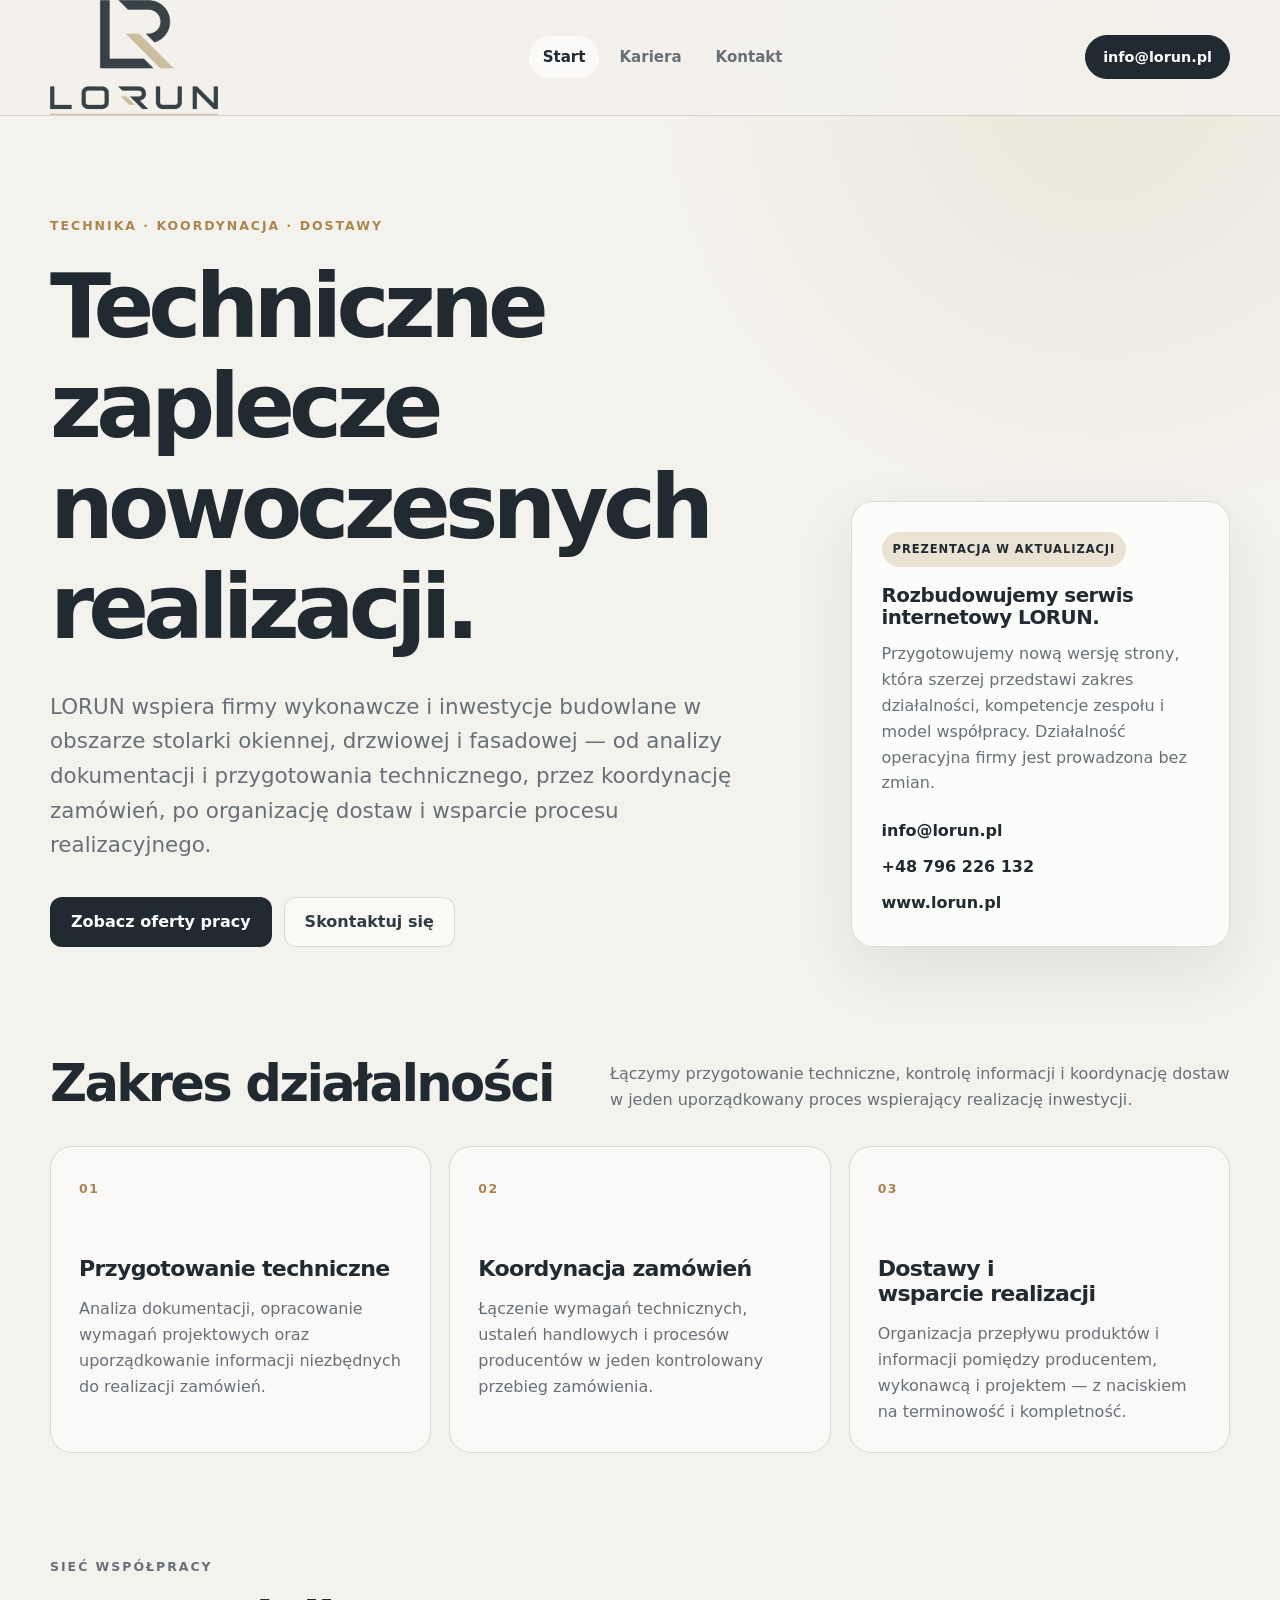
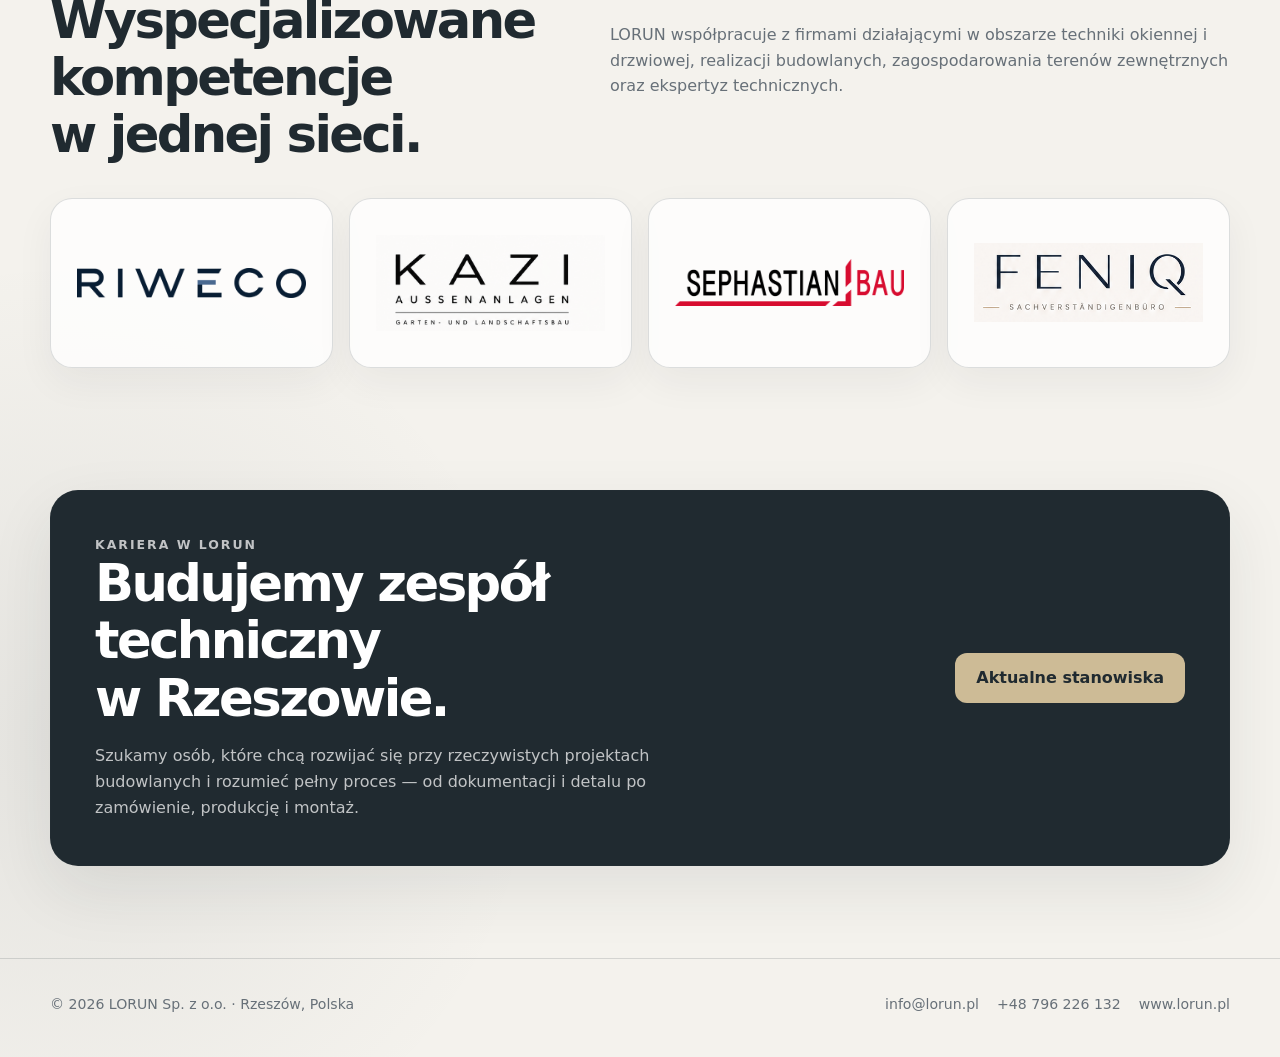
<file: index.html>
<!doctype html>
<html lang="pl">
<head>
  <meta charset="utf-8">
  <meta name="viewport" content="width=device-width, initial-scale=1">
  <title>LORUN — przygotowanie techniczne, koordynacja i dostawy</title>
  <meta name="description" content="LORUN wspiera realizacje budowlane w obszarze stolarki okiennej, drzwiowej i fasadowej.">
  <meta name="theme-color" content="#303b42">
  <link rel="icon" type="image/png" href="assets/favicon.png">
  <link rel="stylesheet" href="assets/style.css">
</head>
<body>
<a class="skip-link" href="#main">Przejdź do treści</a>
<header class="site-header">
  <div class="container header-inner">
    <a href="/" aria-label="LORUN — strona główna">
      <img class="site-logo" src="assets/logo-lorun.png" alt="LORUN" width="1000" height="684">
    </a>
    <nav class="main-nav" aria-label="Nawigacja główna">
      <a href="/" aria-current="page">Start</a>
      <a href="kariera/">Kariera</a>
      <a href="mailto:info@lorun.pl">Kontakt</a>
    </nav>
    <a class="header-contact" href="mailto:info@lorun.pl">info@lorun.pl</a>
  </div>
</header>
<main id="main">

<section class="hero">
  <div class="container hero-grid">
    <div>
      <p class="eyebrow">Technika · Koordynacja · Dostawy</p>
      <h1>Techniczne zaplecze nowoczesnych realizacji.</h1>
      <p class="hero-copy">LORUN wspiera firmy wykonawcze i inwestycje budowlane w obszarze stolarki okiennej, drzwiowej i fasadowej — od analizy dokumentacji i przygotowania technicznego, przez koordynację zamówień, po organizację dostaw i wsparcie procesu realizacyjnego.</p>
      <div class="hero-actions">
        <a class="btn btn-primary" href="kariera/">Zobacz oferty pracy</a>
        <a class="btn btn-secondary" href="mailto:info@lorun.pl">Skontaktuj się</a>
      </div>
    </div>
    <aside class="notice-panel">
      <span class="notice-label">Prezentacja w aktualizacji</span>
      <h2>Rozbudowujemy serwis internetowy LORUN.</h2>
      <p>Przygotowujemy nową wersję strony, która szerzej przedstawi zakres działalności, kompetencje zespołu i model współpracy. Działalność operacyjna firmy jest prowadzona bez zmian.</p>
      <div class="contact-list">
        <a href="mailto:info@lorun.pl">info@lorun.pl</a>
        <a href="tel:+48796226132">+48 796 226 132</a>
        <a href="https://www.lorun.pl/">www.lorun.pl</a>
      </div>
    </aside>
  </div>
</section>

<section class="section">
  <div class="container">
    <div class="section-header">
      <h2>Zakres działalności</h2>
      <p>Łączymy przygotowanie techniczne, kontrolę informacji i koordynację dostaw w jeden uporządkowany proces wspierający realizację inwestycji.</p>
    </div>
    <div class="cards-3">
      <article class="service-card">
        <span class="service-index">01</span>
        <h3>Przygotowanie techniczne</h3>
        <p>Analiza dokumentacji, opracowanie wymagań projektowych oraz uporządkowanie informacji niezbędnych do realizacji zamówień.</p>
      </article>
      <article class="service-card">
        <span class="service-index">02</span>
        <h3>Koordynacja zamówień</h3>
        <p>Łączenie wymagań technicznych, ustaleń handlowych i procesów producentów w jeden kontrolowany przebieg zamówienia.</p>
      </article>
      <article class="service-card">
        <span class="service-index">03</span>
        <h3>Dostawy i wsparcie realizacji</h3>
        <p>Organizacja przepływu produktów i informacji pomiędzy producentem, wykonawcą i projektem — z naciskiem na terminowość i kompletność.</p>
      </article>
    </div>
  </div>
</section>

<section class="section partners-section" aria-labelledby="partners-title">
  <div class="container">
    <div class="section-header partners-header">
      <div>
        <p class="eyebrow">Sieć współpracy</p>
        <h2 id="partners-title">Wyspecjalizowane kompetencje w jednej sieci.</h2>
      </div>
      <p>LORUN współpracuje z firmami działającymi w obszarze techniki okiennej i drzwiowej, realizacji budowlanych, zagospodarowania terenów zewnętrznych oraz ekspertyz technicznych.</p>
    </div>

    <div class="partners-grid" aria-label="Firmy partnerskie LORUN">
      <div class="partner-card">
        <img class="partner-logo partner-logo-riweco" src="assets/partners/riweco.png" alt="RIWECO GmbH" width="1100" height="145" loading="lazy" decoding="async">
      </div>
      <div class="partner-card">
        <img class="partner-logo partner-logo-kazi" src="assets/partners/kazi-aussenanlagen.png" alt="KAZI Aussenanlagen" width="620" height="260" loading="lazy" decoding="async">
      </div>
      <div class="partner-card">
        <img class="partner-logo partner-logo-sebau" src="assets/partners/sephastian-bau.png" alt="Sephastian-Bau" width="1100" height="223" loading="lazy" decoding="async">
      </div>
      <div class="partner-card">
        <img class="partner-logo partner-logo-feniq" src="assets/partners/feniq.png" alt="FENIQ Sachverständigenbüro" width="423" height="145" loading="lazy" decoding="async">
      </div>
    </div>
  </div>
</section>

<section class="section">
  <div class="container career-teaser">
    <div>
      <p class="eyebrow">Kariera w LORUN</p>
      <h2>Budujemy zespół techniczny w Rzeszowie.</h2>
      <p>Szukamy osób, które chcą rozwijać się przy rzeczywistych projektach budowlanych i rozumieć pełny proces — od dokumentacji i detalu po zamówienie, produkcję i montaż.</p>
    </div>
    <a class="btn" href="kariera/">Aktualne stanowiska</a>
  </div>
</section>

</main>
<footer class="site-footer">
  <div class="container footer-inner">
    <div>© 2026 LORUN Sp. z o.o. · Rzeszów, Polska</div>
    <div class="footer-links">
      <a href="mailto:info@lorun.pl">info@lorun.pl</a>
      <a href="tel:+48796226132">+48 796 226 132</a>
      <a href="https://www.lorun.pl/">www.lorun.pl</a>
    </div>
  </div>
</footer>
<!-- Cloudflare Web Analytics --><script type='module' src='https://static.cloudflareinsights.com/beacon.min.js' data-cf-beacon='{"token": "ae90b8def98d4bb9a8c5c125991c2f4f"}'></script><!-- End Cloudflare Web Analytics -->
</body>
</html>
</file>
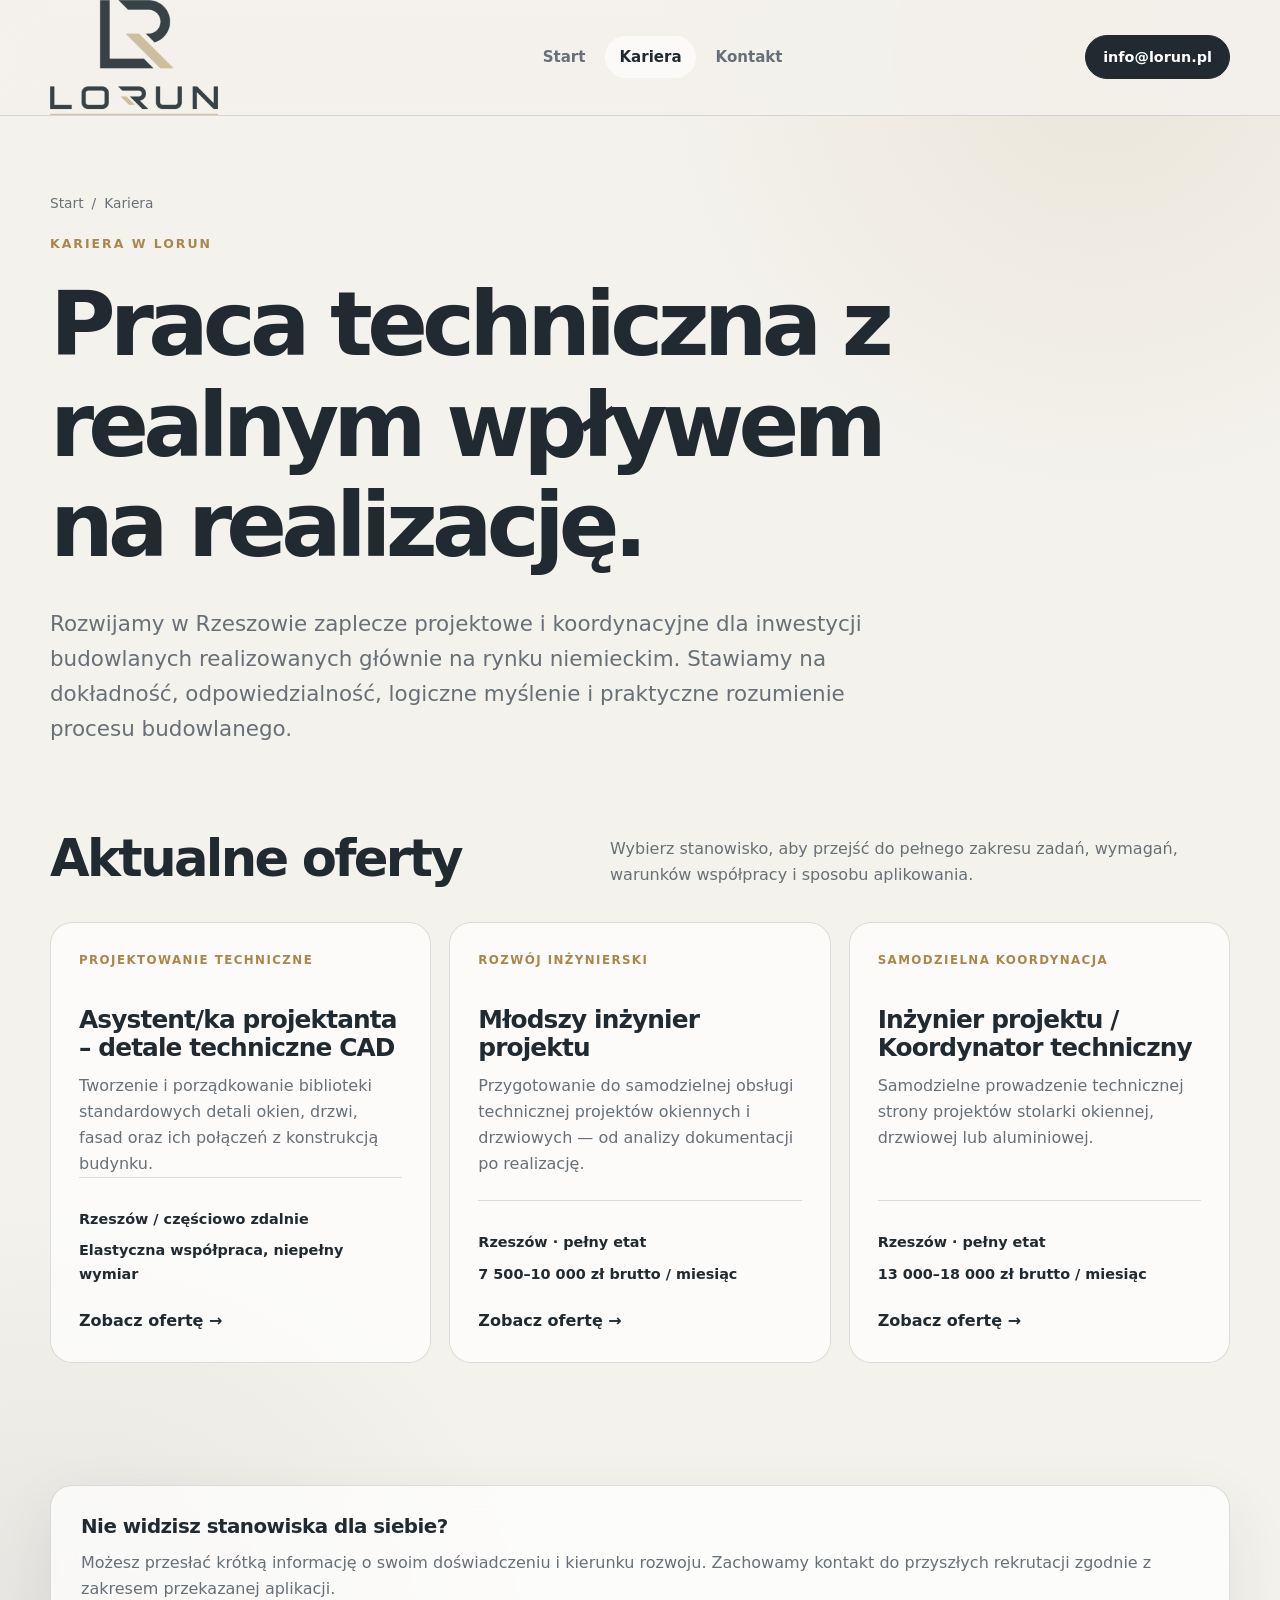
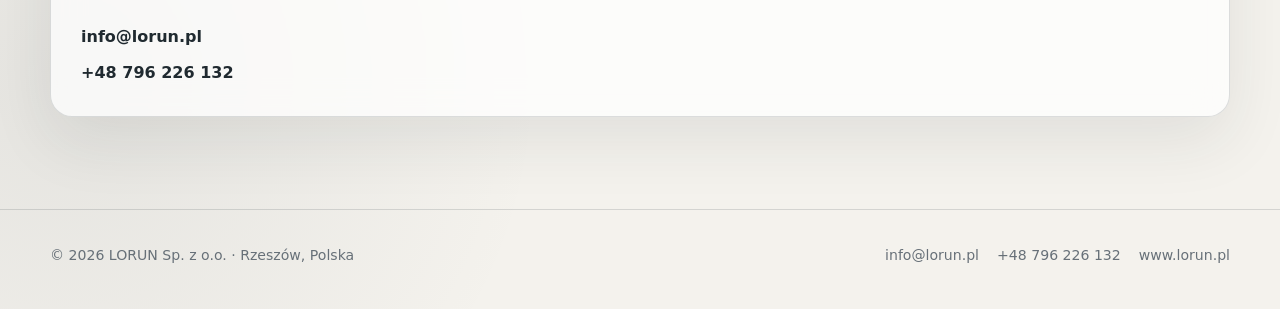
<file: kariera/index.html>
<!doctype html>
<html lang="pl">
<head>
  <meta charset="utf-8">
  <meta name="viewport" content="width=device-width, initial-scale=1">
  <title>Kariera w LORUN — aktualne oferty pracy</title>
  <meta name="description" content="Aktualne oferty pracy w technicznym biurze LORUN w Rzeszowie.">
  <meta name="theme-color" content="#303b42">
  <link rel="icon" type="image/png" href="../assets/favicon.png">
  <link rel="stylesheet" href="../assets/style.css">
</head>
<body>
<a class="skip-link" href="#main">Przejdź do treści</a>
<header class="site-header">
  <div class="container header-inner">
    <img class="site-logo" src="../assets/logo-lorun.png" alt="LORUN" width="1000" height="684">
    <nav class="main-nav" aria-label="Nawigacja główna">
      <a href="../">Start</a>
      <a href="../kariera/" aria-current="page">Kariera</a>
      <a href="mailto:info@lorun.pl">Kontakt</a>
    </nav>
    <a class="header-contact" href="mailto:info@lorun.pl">info@lorun.pl</a>
  </div>
</header>
<main id="main">

<section class="page-hero">
  <div class="container">
    <div class="breadcrumbs"><a href="../">Start</a><span>/</span><span>Kariera</span></div>
    <p class="eyebrow">Kariera w LORUN</p>
    <h1>Praca techniczna z realnym wpływem na realizację.</h1>
    <p class="hero-copy">Rozwijamy w Rzeszowie zaplecze projektowe i koordynacyjne dla inwestycji budowlanych realizowanych głównie na rynku niemieckim. Stawiamy na dokładność, odpowiedzialność, logiczne myślenie i praktyczne rozumienie procesu budowlanego.</p>
  </div>
</section>

<section class="section">
  <div class="container">
    <div class="section-header">
      <h2>Aktualne oferty</h2>
      <p>Wybierz stanowisko, aby przejść do pełnego zakresu zadań, wymagań, warunków współpracy i sposobu aplikowania.</p>
    </div>
    <div class="jobs-grid">
      <a class="job-card" href="asystent-projektanta-cad/">
        <span class="job-card-kicker">Projektowanie techniczne</span>
        <h2>Asystent/ka projektanta – detale techniczne CAD</h2>
        <p>Tworzenie i porządkowanie biblioteki standardowych detali okien, drzwi, fasad oraz ich połączeń z konstrukcją budynku.</p>
        <div class="job-card-meta">
          <span>Rzeszów / częściowo zdalnie</span>
          <span>Elastyczna współpraca, niepełny wymiar</span>
        </div>
        <span class="job-card-link">Zobacz ofertę →</span>
      </a>

      <a class="job-card" href="mlodszy-inzynier-projektu/">
        <span class="job-card-kicker">Rozwój inżynierski</span>
        <h2>Młodszy inżynier projektu</h2>
        <p>Przygotowanie do samodzielnej obsługi technicznej projektów okiennych i drzwiowych — od analizy dokumentacji po realizację.</p>
        <div class="job-card-meta">
          <span>Rzeszów · pełny etat</span>
          <span>7 500–10 000 zł brutto / miesiąc</span>
        </div>
        <span class="job-card-link">Zobacz ofertę →</span>
      </a>

      <a class="job-card" href="inzynier-projektu/">
        <span class="job-card-kicker">Samodzielna koordynacja</span>
        <h2>Inżynier projektu / Koordynator techniczny</h2>
        <p>Samodzielne prowadzenie technicznej strony projektów stolarki okiennej, drzwiowej lub aluminiowej.</p>
        <div class="job-card-meta">
          <span>Rzeszów · pełny etat</span>
          <span>13 000–18 000 zł brutto / miesiąc</span>
        </div>
        <span class="job-card-link">Zobacz ofertę →</span>
      </a>
    </div>
  </div>
</section>

<section class="section">
  <div class="container contact-panel">
    <h2>Nie widzisz stanowiska dla siebie?</h2>
    <p>Możesz przesłać krótką informację o swoim doświadczeniu i kierunku rozwoju. Zachowamy kontakt do przyszłych rekrutacji zgodnie z zakresem przekazanej aplikacji.</p>
    <div class="contact-list">
      <a href="mailto:info@lorun.pl?subject=Kariera%20w%20LORUN%20-%20aplikacja%20spontaniczna">info@lorun.pl</a>
      <a href="tel:+48796226132">+48 796 226 132</a>
    </div>
  </div>
</section>

</main>
<footer class="site-footer">
  <div class="container footer-inner">
    <div>© 2026 LORUN Sp. z o.o. · Rzeszów, Polska</div>
    <div class="footer-links">
      <a href="mailto:info@lorun.pl">info@lorun.pl</a>
      <a href="tel:+48796226132">+48 796 226 132</a>
      <a href="https://www.lorun.pl/">www.lorun.pl</a>
    </div>
  </div>
</footer>
<!-- Cloudflare Web Analytics --><script type='module' src='https://static.cloudflareinsights.com/beacon.min.js' data-cf-beacon='{"token": "ae90b8def98d4bb9a8c5c125991c2f4f"}'></script><!-- End Cloudflare Web Analytics -->
</body>
</html>
</file>
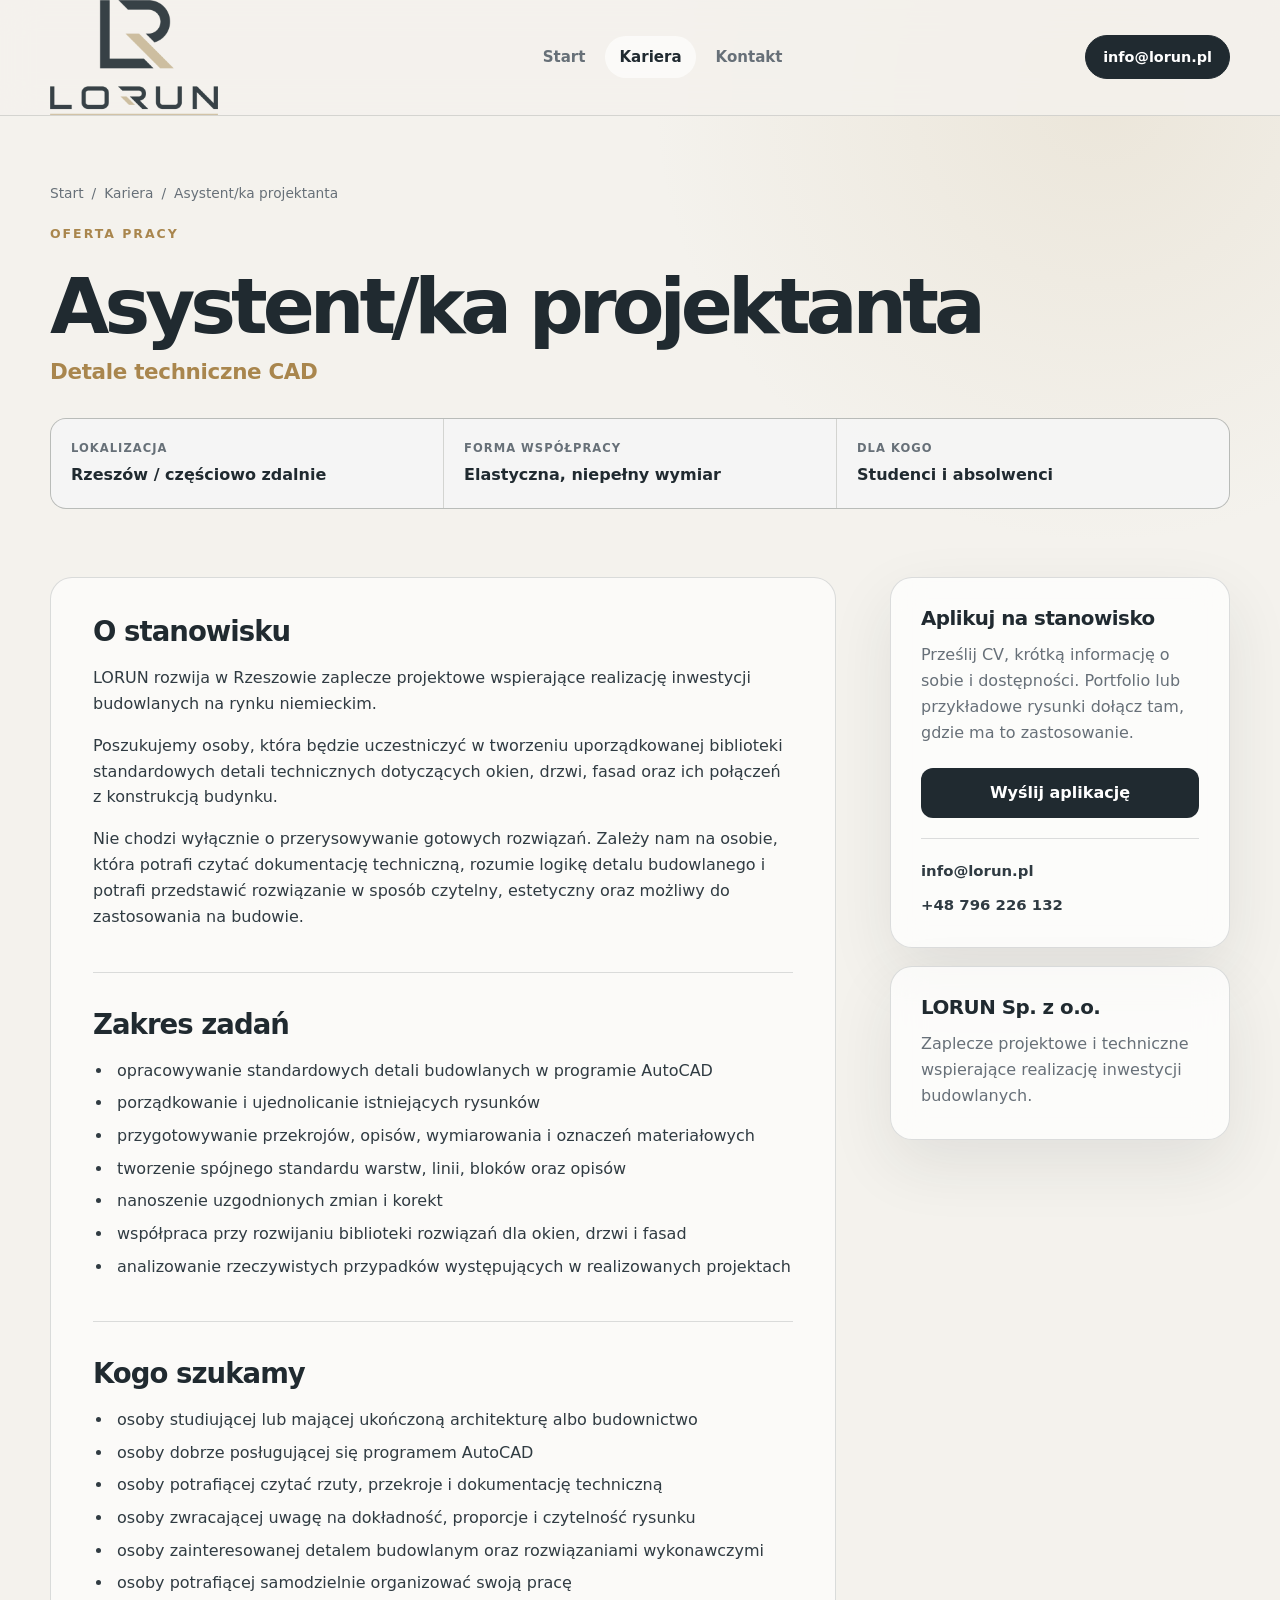
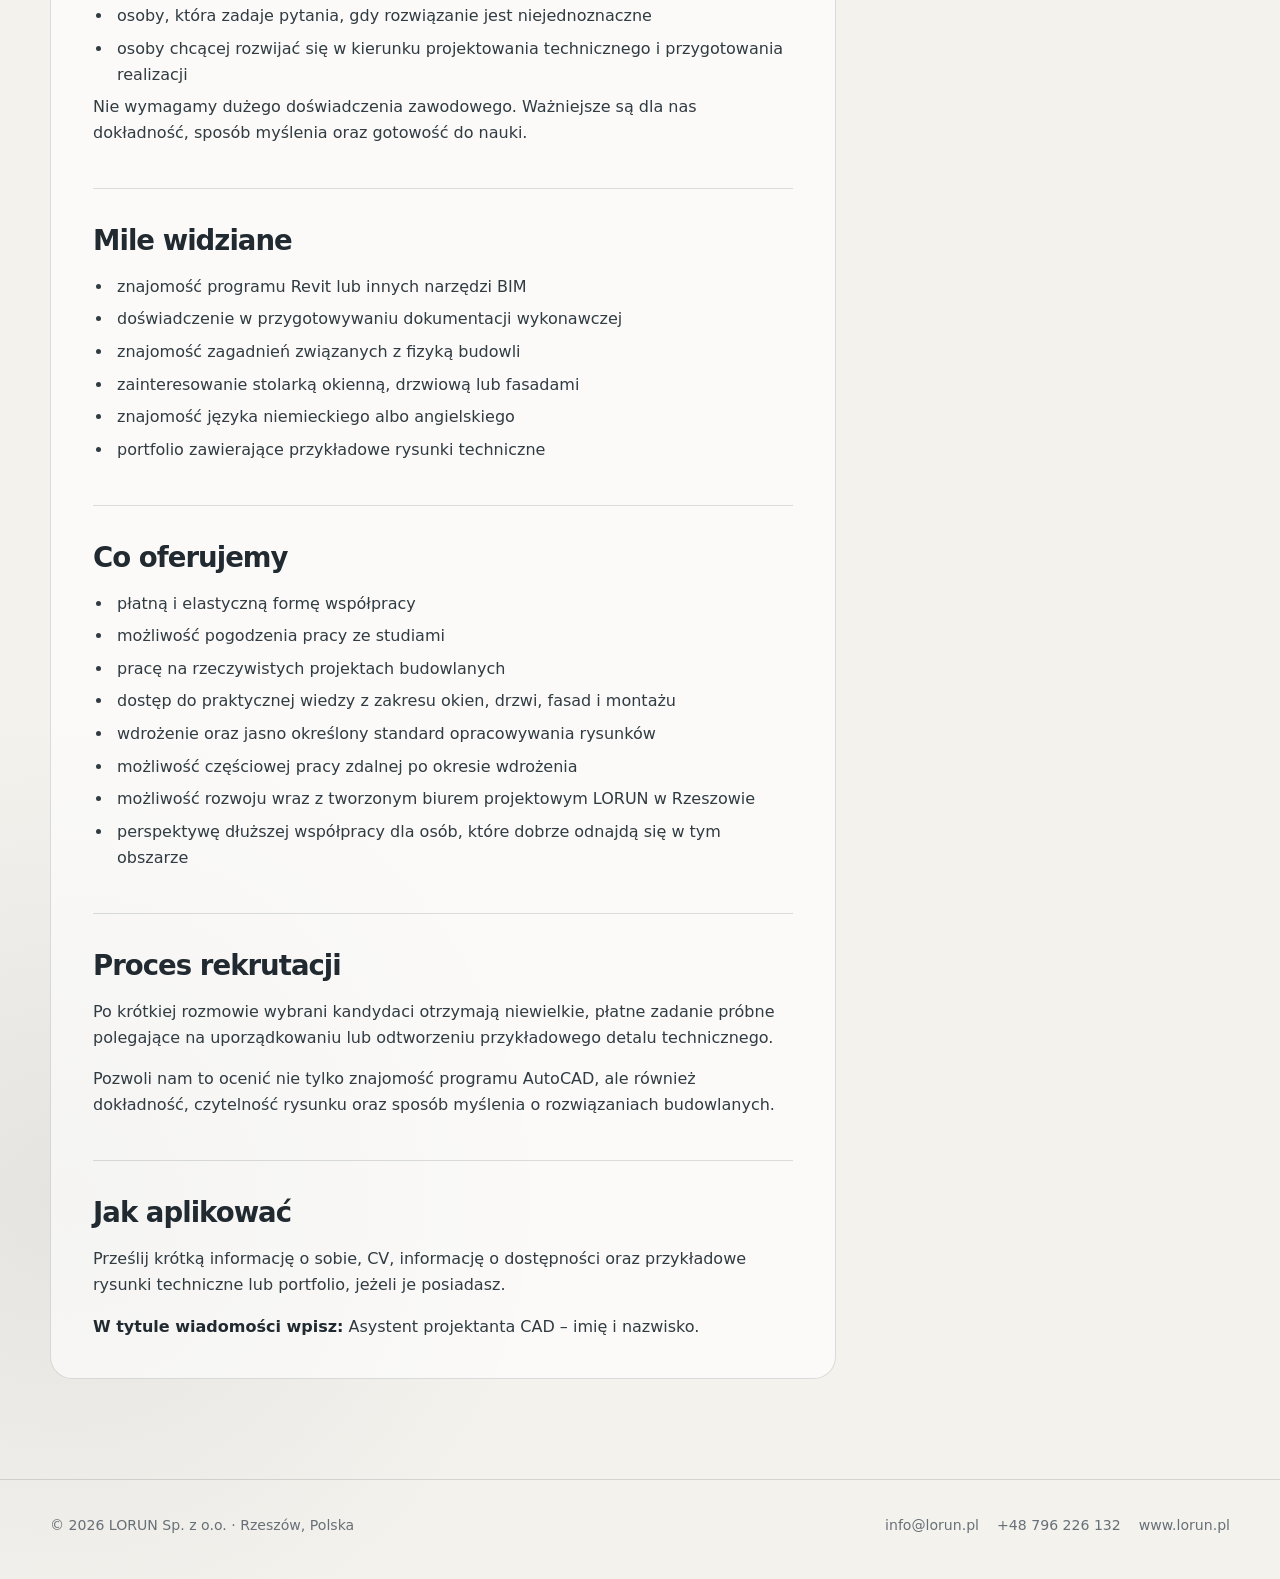
<file: kariera/asystent-projektanta-cad/index.html>
<!doctype html>
<html lang="pl">
<head>
  <meta charset="utf-8">
  <meta name="viewport" content="width=device-width, initial-scale=1">
  <title>Asystent/ka projektanta — detale techniczne CAD | LORUN</title>
  <meta name="description" content="Oferta pracy dla studentów i absolwentów architektury lub budownictwa: detale techniczne CAD w LORUN.">
  <meta name="theme-color" content="#303b42">
  <link rel="icon" type="image/png" href="../../assets/favicon.png">
  <link rel="stylesheet" href="../../assets/style.css">
</head>
<body>
<a class="skip-link" href="#main">Przejdź do treści</a>
<header class="site-header">
  <div class="container header-inner">
    <img class="site-logo" src="../../assets/logo-lorun.png" alt="LORUN" width="1000" height="684">
    <nav class="main-nav" aria-label="Nawigacja główna">
      <a href="../../">Start</a>
      <a href="../../kariera/" aria-current="page">Kariera</a>
      <a href="mailto:info@lorun.pl">Kontakt</a>
    </nav>
    <a class="header-contact" href="mailto:info@lorun.pl">info@lorun.pl</a>
  </div>
</header>
<main id="main">

<section class="job-header">
  <div class="container">
    <div class="breadcrumbs"><a href="../../">Start</a><span>/</span><a href="../">Kariera</a><span>/</span><span>Asystent/ka projektanta</span></div>
    <p class="eyebrow">Oferta pracy</p>
    <h1>Asystent/ka projektanta<span class="job-subtitle">Detale techniczne CAD</span></h1>
    <div class="job-meta"><div class="job-meta-item"><span class="job-meta-label">Lokalizacja</span><span class="job-meta-value">Rzeszów / częściowo zdalnie</span></div><div class="job-meta-item"><span class="job-meta-label">Forma współpracy</span><span class="job-meta-value">Elastyczna, niepełny wymiar</span></div><div class="job-meta-item"><span class="job-meta-label">Dla kogo</span><span class="job-meta-value">Studenci i absolwenci</span></div></div>
  </div>
</section>
<section>
  <div class="container job-layout">
    <article class="job-content">
      <section class="job-section"><h2>O stanowisku</h2>
<p>LORUN rozwija w Rzeszowie zaplecze projektowe wspierające realizację inwestycji budowlanych na rynku niemieckim.</p>
<p>Poszukujemy osoby, która będzie uczestniczyć w tworzeniu uporządkowanej biblioteki standardowych detali technicznych dotyczących okien, drzwi, fasad oraz ich połączeń z konstrukcją budynku.</p>
<p>Nie chodzi wyłącznie o przerysowywanie gotowych rozwiązań. Zależy nam na osobie, która potrafi czytać dokumentację techniczną, rozumie logikę detalu budowlanego i potrafi przedstawić rozwiązanie w sposób czytelny, estetyczny oraz możliwy do zastosowania na budowie.</p>
</section>
      <section class="job-section"><h2>Zakres zadań</h2><ul><li>opracowywanie standardowych detali budowlanych w programie AutoCAD</li><li>porządkowanie i ujednolicanie istniejących rysunków</li><li>przygotowywanie przekrojów, opisów, wymiarowania i oznaczeń materiałowych</li><li>tworzenie spójnego standardu warstw, linii, bloków oraz opisów</li><li>nanoszenie uzgodnionych zmian i korekt</li><li>współpraca przy rozwijaniu biblioteki rozwiązań dla okien, drzwi i fasad</li><li>analizowanie rzeczywistych przypadków występujących w realizowanych projektach</li></ul></section><section class="job-section"><h2>Kogo szukamy</h2><ul><li>osoby studiującej lub mającej ukończoną architekturę albo budownictwo</li><li>osoby dobrze posługującej się programem AutoCAD</li><li>osoby potrafiącej czytać rzuty, przekroje i dokumentację techniczną</li><li>osoby zwracającej uwagę na dokładność, proporcje i czytelność rysunku</li><li>osoby zainteresowanej detalem budowlanym oraz rozwiązaniami wykonawczymi</li><li>osoby potrafiącej samodzielnie organizować swoją pracę</li><li>osoby, która zadaje pytania, gdy rozwiązanie jest niejednoznaczne</li><li>osoby chcącej rozwijać się w kierunku projektowania technicznego i przygotowania realizacji</li></ul><p>Nie wymagamy dużego doświadczenia zawodowego. Ważniejsze są dla nas dokładność, sposób myślenia oraz gotowość do nauki.</p></section><section class="job-section"><h2>Mile widziane</h2><ul><li>znajomość programu Revit lub innych narzędzi BIM</li><li>doświadczenie w przygotowywaniu dokumentacji wykonawczej</li><li>znajomość zagadnień związanych z fizyką budowli</li><li>zainteresowanie stolarką okienną, drzwiową lub fasadami</li><li>znajomość języka niemieckiego albo angielskiego</li><li>portfolio zawierające przykładowe rysunki techniczne</li></ul></section><section class="job-section"><h2>Co oferujemy</h2><ul><li>płatną i elastyczną formę współpracy</li><li>możliwość pogodzenia pracy ze studiami</li><li>pracę na rzeczywistych projektach budowlanych</li><li>dostęp do praktycznej wiedzy z zakresu okien, drzwi, fasad i montażu</li><li>wdrożenie oraz jasno określony standard opracowywania rysunków</li><li>możliwość częściowej pracy zdalnej po okresie wdrożenia</li><li>możliwość rozwoju wraz z tworzonym biurem projektowym LORUN w Rzeszowie</li><li>perspektywę dłuższej współpracy dla osób, które dobrze odnajdą się w tym obszarze</li></ul></section><section class="job-section"><h2>Proces rekrutacji</h2><p>Po krótkiej rozmowie wybrani kandydaci otrzymają niewielkie, płatne zadanie próbne polegające na uporządkowaniu lub odtworzeniu przykładowego detalu technicznego.</p><p>Pozwoli nam to ocenić nie tylko znajomość programu AutoCAD, ale również dokładność, czytelność rysunku oraz sposób myślenia o rozwiązaniach budowlanych.</p></section><section class="job-section"><h2>Jak aplikować</h2><p>Prześlij krótką informację o sobie, CV, informację o dostępności oraz przykładowe rysunki techniczne lub portfolio, jeżeli je posiadasz.</p><p><strong>W tytule wiadomości wpisz:</strong> Asystent projektanta CAD – imię i nazwisko.</p></section>
    </article>
    <aside class="job-sidebar">
      <div class="job-apply-card">
        <h2>Aplikuj na stanowisko</h2>
        <p>Prześlij CV, krótką informację o sobie i dostępności. Portfolio lub przykładowe rysunki dołącz tam, gdzie ma to zastosowanie.</p>
        <a class="btn btn-primary" href="mailto:info@lorun.pl?subject=Asystent%20projektanta%20CAD%20-%20aplikacja">Wyślij aplikację</a>
        <div class="apply-details">
          <a href="mailto:info@lorun.pl">info@lorun.pl</a>
          <a href="tel:+48796226132">+48 796 226 132</a>
        </div>
      </div>
      <div class="contact-panel">
        <h2>LORUN Sp. z o.o.</h2>
        <p>Zaplecze projektowe i techniczne wspierające realizację inwestycji budowlanych.</p>
      </div>
    </aside>
  </div>
</section>

</main>
<footer class="site-footer">
  <div class="container footer-inner">
    <div>© 2026 LORUN Sp. z o.o. · Rzeszów, Polska</div>
    <div class="footer-links">
      <a href="mailto:info@lorun.pl">info@lorun.pl</a>
      <a href="tel:+48796226132">+48 796 226 132</a>
      <a href="https://www.lorun.pl/">www.lorun.pl</a>
    </div>
  </div>
</footer>
<!-- Cloudflare Web Analytics --><script type='module' src='https://static.cloudflareinsights.com/beacon.min.js' data-cf-beacon='{"token": "ae90b8def98d4bb9a8c5c125991c2f4f"}'></script><!-- End Cloudflare Web Analytics -->
</body>
</html>
</file>
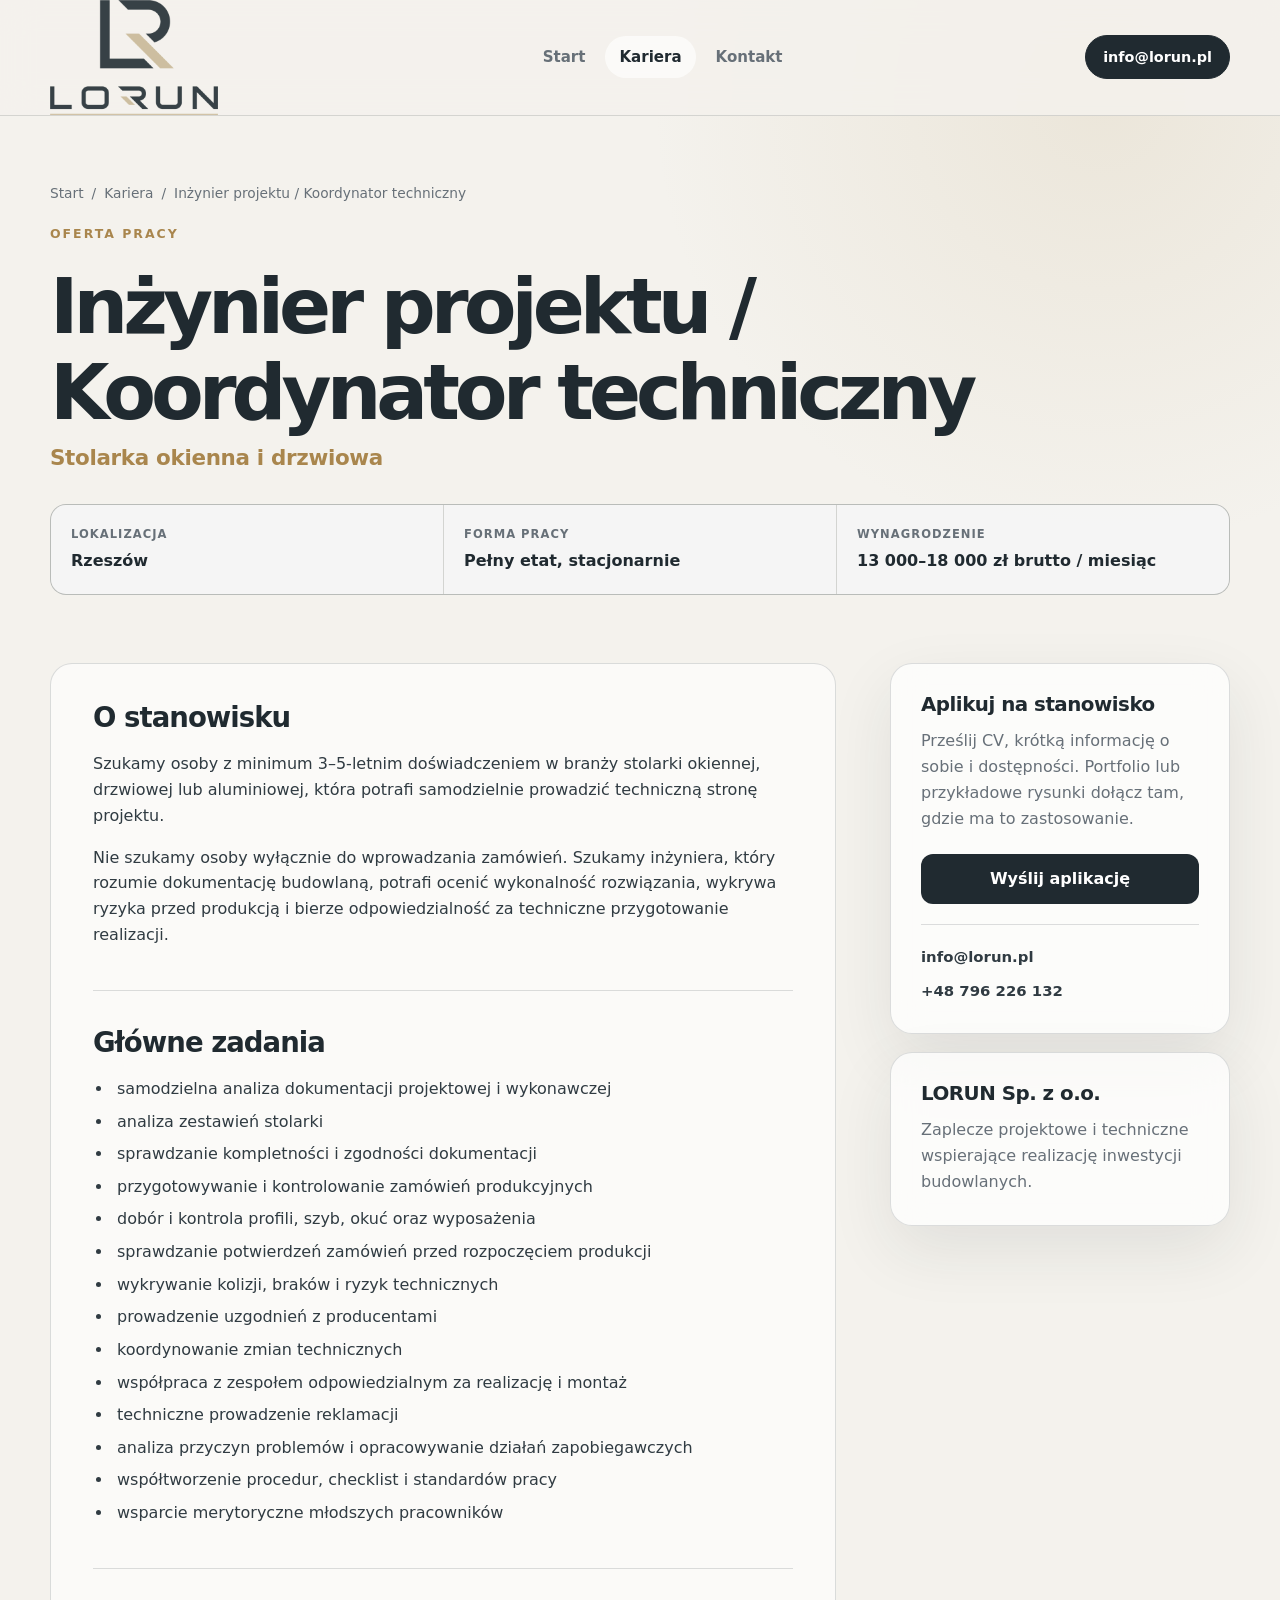
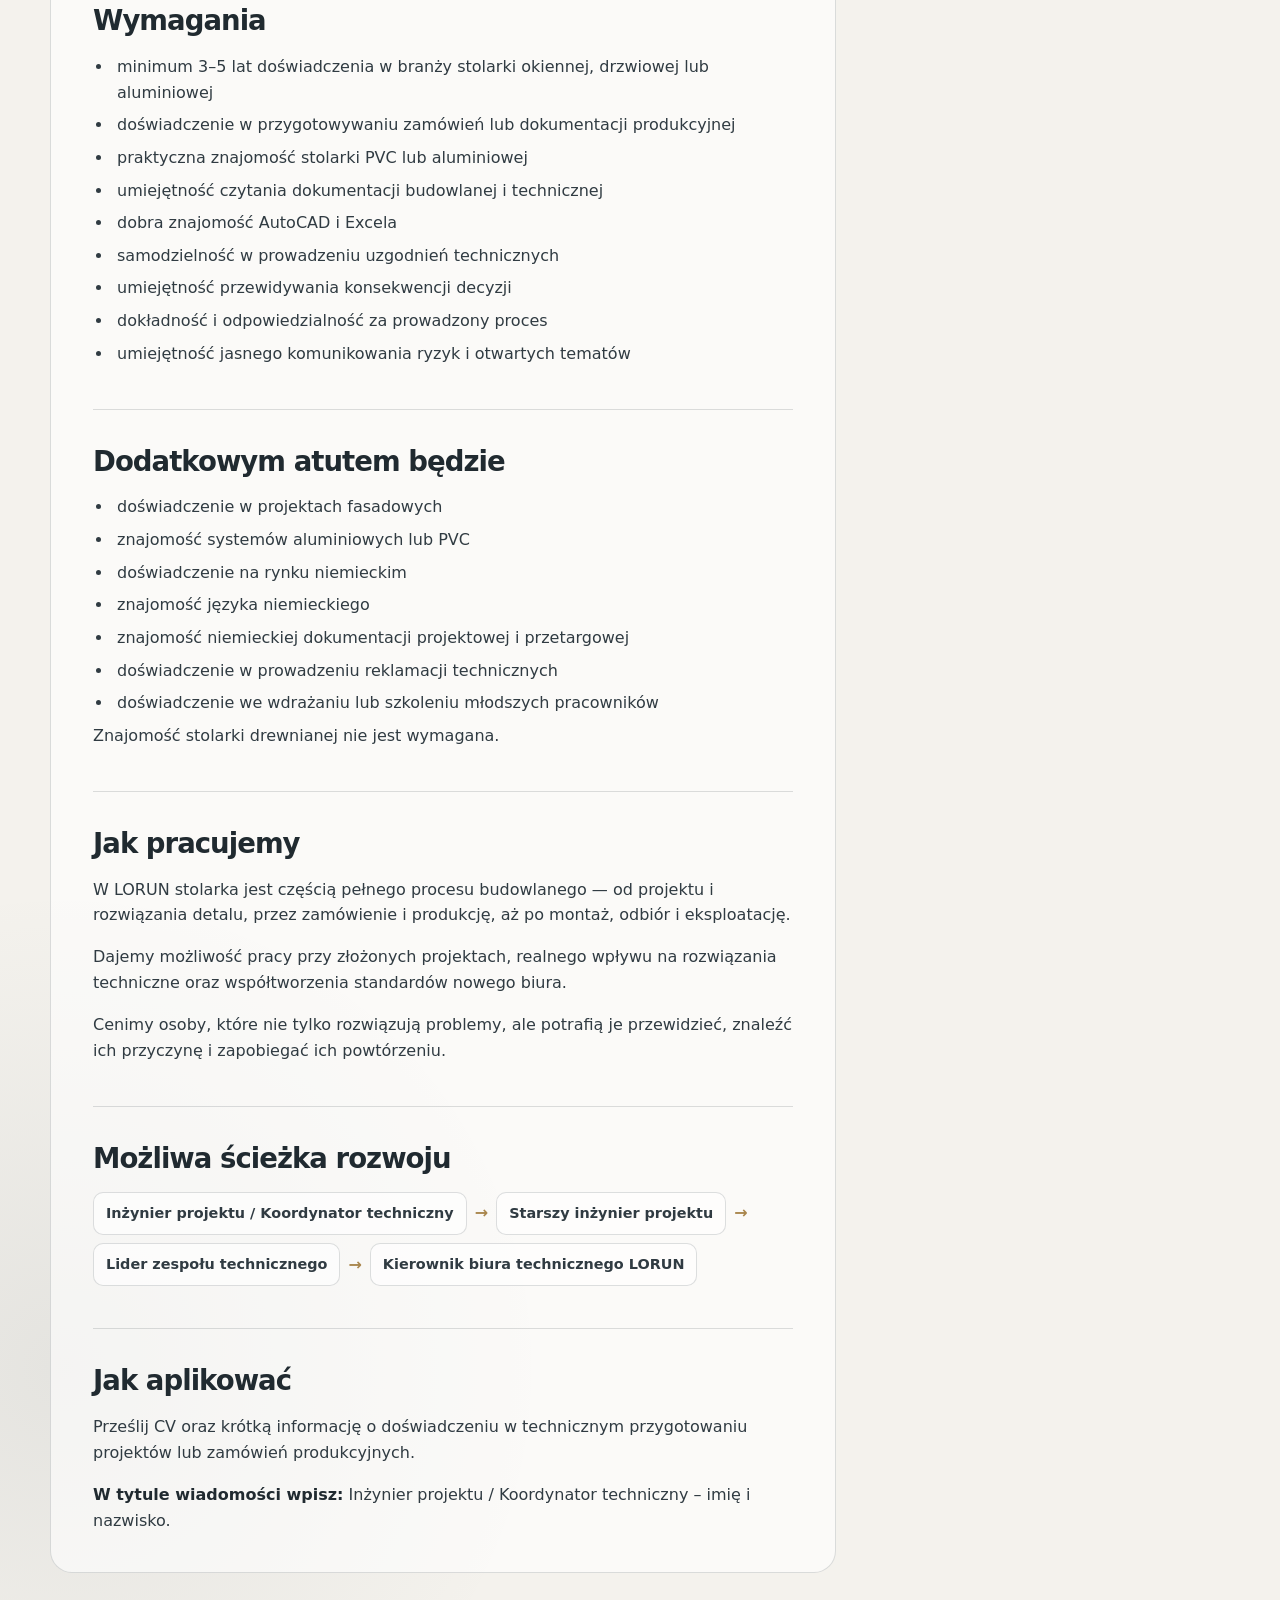
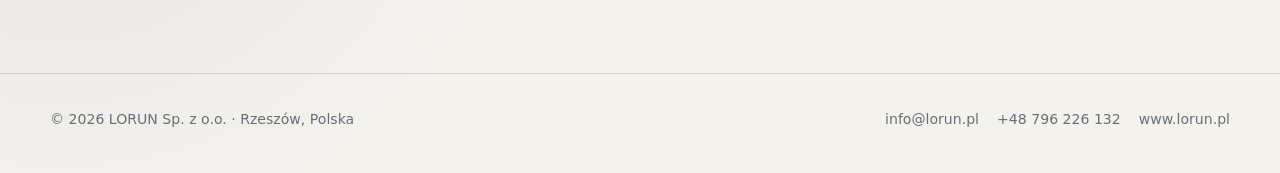
<file: kariera/inzynier-projektu/index.html>
<!doctype html>
<html lang="pl">
<head>
  <meta charset="utf-8">
  <meta name="viewport" content="width=device-width, initial-scale=1">
  <title>Inżynier projektu / Koordynator techniczny | LORUN</title>
  <meta name="description" content="Oferta pracy: Inżynier projektu lub Koordynator techniczny stolarki okiennej i drzwiowej w Rzeszowie.">
  <meta name="theme-color" content="#303b42">
  <link rel="icon" type="image/png" href="../../assets/favicon.png">
  <link rel="stylesheet" href="../../assets/style.css">
</head>
<body>
<a class="skip-link" href="#main">Przejdź do treści</a>
<header class="site-header">
  <div class="container header-inner">
    <img class="site-logo" src="../../assets/logo-lorun.png" alt="LORUN" width="1000" height="684">
    <nav class="main-nav" aria-label="Nawigacja główna">
      <a href="../../">Start</a>
      <a href="../../kariera/" aria-current="page">Kariera</a>
      <a href="mailto:info@lorun.pl">Kontakt</a>
    </nav>
    <a class="header-contact" href="mailto:info@lorun.pl">info@lorun.pl</a>
  </div>
</header>
<main id="main">
<section class="job-header"><div class="container"><div class="breadcrumbs"><a href="../../">Start</a><span>/</span><a href="../">Kariera</a><span>/</span><span>Inżynier projektu / Koordynator techniczny</span></div><p class="eyebrow">Oferta pracy</p><h1>Inżynier projektu / Koordynator techniczny<span class="job-subtitle">Stolarka okienna i drzwiowa</span></h1><div class="job-meta"><div class="job-meta-item"><span class="job-meta-label">Lokalizacja</span><span class="job-meta-value">Rzeszów</span></div><div class="job-meta-item"><span class="job-meta-label">Forma pracy</span><span class="job-meta-value">Pełny etat, stacjonarnie</span></div><div class="job-meta-item"><span class="job-meta-label">Wynagrodzenie</span><span class="job-meta-value">13 000–18 000 zł brutto / miesiąc</span></div></div></div></section>
<section><div class="container job-layout"><article class="job-content">
<section class="job-section"><h2>O stanowisku</h2><p>Szukamy osoby z minimum 3–5-letnim doświadczeniem w branży stolarki okiennej, drzwiowej lub aluminiowej, która potrafi samodzielnie prowadzić techniczną stronę projektu.</p><p>Nie szukamy osoby wyłącznie do wprowadzania zamówień. Szukamy inżyniera, który rozumie dokumentację budowlaną, potrafi ocenić wykonalność rozwiązania, wykrywa ryzyka przed produkcją i bierze odpowiedzialność za techniczne przygotowanie realizacji.</p></section>
<section class="job-section"><h2>Główne zadania</h2><ul><li>samodzielna analiza dokumentacji projektowej i wykonawczej</li><li>analiza zestawień stolarki</li><li>sprawdzanie kompletności i zgodności dokumentacji</li><li>przygotowywanie i kontrolowanie zamówień produkcyjnych</li><li>dobór i kontrola profili, szyb, okuć oraz wyposażenia</li><li>sprawdzanie potwierdzeń zamówień przed rozpoczęciem produkcji</li><li>wykrywanie kolizji, braków i ryzyk technicznych</li><li>prowadzenie uzgodnień z producentami</li><li>koordynowanie zmian technicznych</li><li>współpraca z zespołem odpowiedzialnym za realizację i montaż</li><li>techniczne prowadzenie reklamacji</li><li>analiza przyczyn problemów i opracowywanie działań zapobiegawczych</li><li>współtworzenie procedur, checklist i standardów pracy</li><li>wsparcie merytoryczne młodszych pracowników</li></ul></section>
<section class="job-section"><h2>Wymagania</h2><ul><li>minimum 3–5 lat doświadczenia w branży stolarki okiennej, drzwiowej lub aluminiowej</li><li>doświadczenie w przygotowywaniu zamówień lub dokumentacji produkcyjnej</li><li>praktyczna znajomość stolarki PVC lub aluminiowej</li><li>umiejętność czytania dokumentacji budowlanej i technicznej</li><li>dobra znajomość AutoCAD i Excela</li><li>samodzielność w prowadzeniu uzgodnień technicznych</li><li>umiejętność przewidywania konsekwencji decyzji</li><li>dokładność i odpowiedzialność za prowadzony proces</li><li>umiejętność jasnego komunikowania ryzyk i otwartych tematów</li></ul></section>
<section class="job-section"><h2>Dodatkowym atutem będzie</h2><ul><li>doświadczenie w projektach fasadowych</li><li>znajomość systemów aluminiowych lub PVC</li><li>doświadczenie na rynku niemieckim</li><li>znajomość języka niemieckiego</li><li>znajomość niemieckiej dokumentacji projektowej i przetargowej</li><li>doświadczenie w prowadzeniu reklamacji technicznych</li><li>doświadczenie we wdrażaniu lub szkoleniu młodszych pracowników</li></ul><p>Znajomość stolarki drewnianej nie jest wymagana.</p></section>
<section class="job-section"><h2>Jak pracujemy</h2><p>W LORUN stolarka jest częścią pełnego procesu budowlanego — od projektu i rozwiązania detalu, przez zamówienie i produkcję, aż po montaż, odbiór i eksploatację.</p><p>Dajemy możliwość pracy przy złożonych projektach, realnego wpływu na rozwiązania techniczne oraz współtworzenia standardów nowego biura.</p><p>Cenimy osoby, które nie tylko rozwiązują problemy, ale potrafią je przewidzieć, znaleźć ich przyczynę i zapobiegać ich powtórzeniu.</p></section>
<section class="job-section"><h2>Możliwa ścieżka rozwoju</h2><div class="pathway"><span>Inżynier projektu / Koordynator techniczny</span><b>→</b><span>Starszy inżynier projektu</span><b>→</b><span>Lider zespołu technicznego</span><b>→</b><span>Kierownik biura technicznego LORUN</span></div></section>
<section class="job-section"><h2>Jak aplikować</h2><p>Prześlij CV oraz krótką informację o doświadczeniu w technicznym przygotowaniu projektów lub zamówień produkcyjnych.</p><p><strong>W tytule wiadomości wpisz:</strong> Inżynier projektu / Koordynator techniczny – imię i nazwisko.</p></section>
</article><aside class="job-sidebar"><div class="job-apply-card"><h2>Aplikuj na stanowisko</h2><p>Prześlij CV, krótką informację o sobie i dostępności. Portfolio lub przykładowe rysunki dołącz tam, gdzie ma to zastosowanie.</p><a class="btn btn-primary" href="mailto:info@lorun.pl?subject=Inżynier%20projektu%20-%20aplikacja">Wyślij aplikację</a><div class="apply-details"><a href="mailto:info@lorun.pl">info@lorun.pl</a><a href="tel:+48796226132">+48 796 226 132</a></div></div><div class="contact-panel"><h2>LORUN Sp. z o.o.</h2><p>Zaplecze projektowe i techniczne wspierające realizację inwestycji budowlanych.</p></div></aside></div></section>
</main>
<footer class="site-footer"><div class="container footer-inner"><div>© 2026 LORUN Sp. z o.o. · Rzeszów, Polska</div><div class="footer-links"><a href="mailto:info@lorun.pl">info@lorun.pl</a><a href="tel:+48796226132">+48 796 226 132</a><a href="https://www.lorun.pl/">www.lorun.pl</a></div></div></footer>
<!-- Cloudflare Web Analytics --><script type='module' src='https://static.cloudflareinsights.com/beacon.min.js' data-cf-beacon='{"token": "ae90b8def98d4bb9a8c5c125991c2f4f"}'></script><!-- End Cloudflare Web Analytics -->
</body>
</html>
</file>
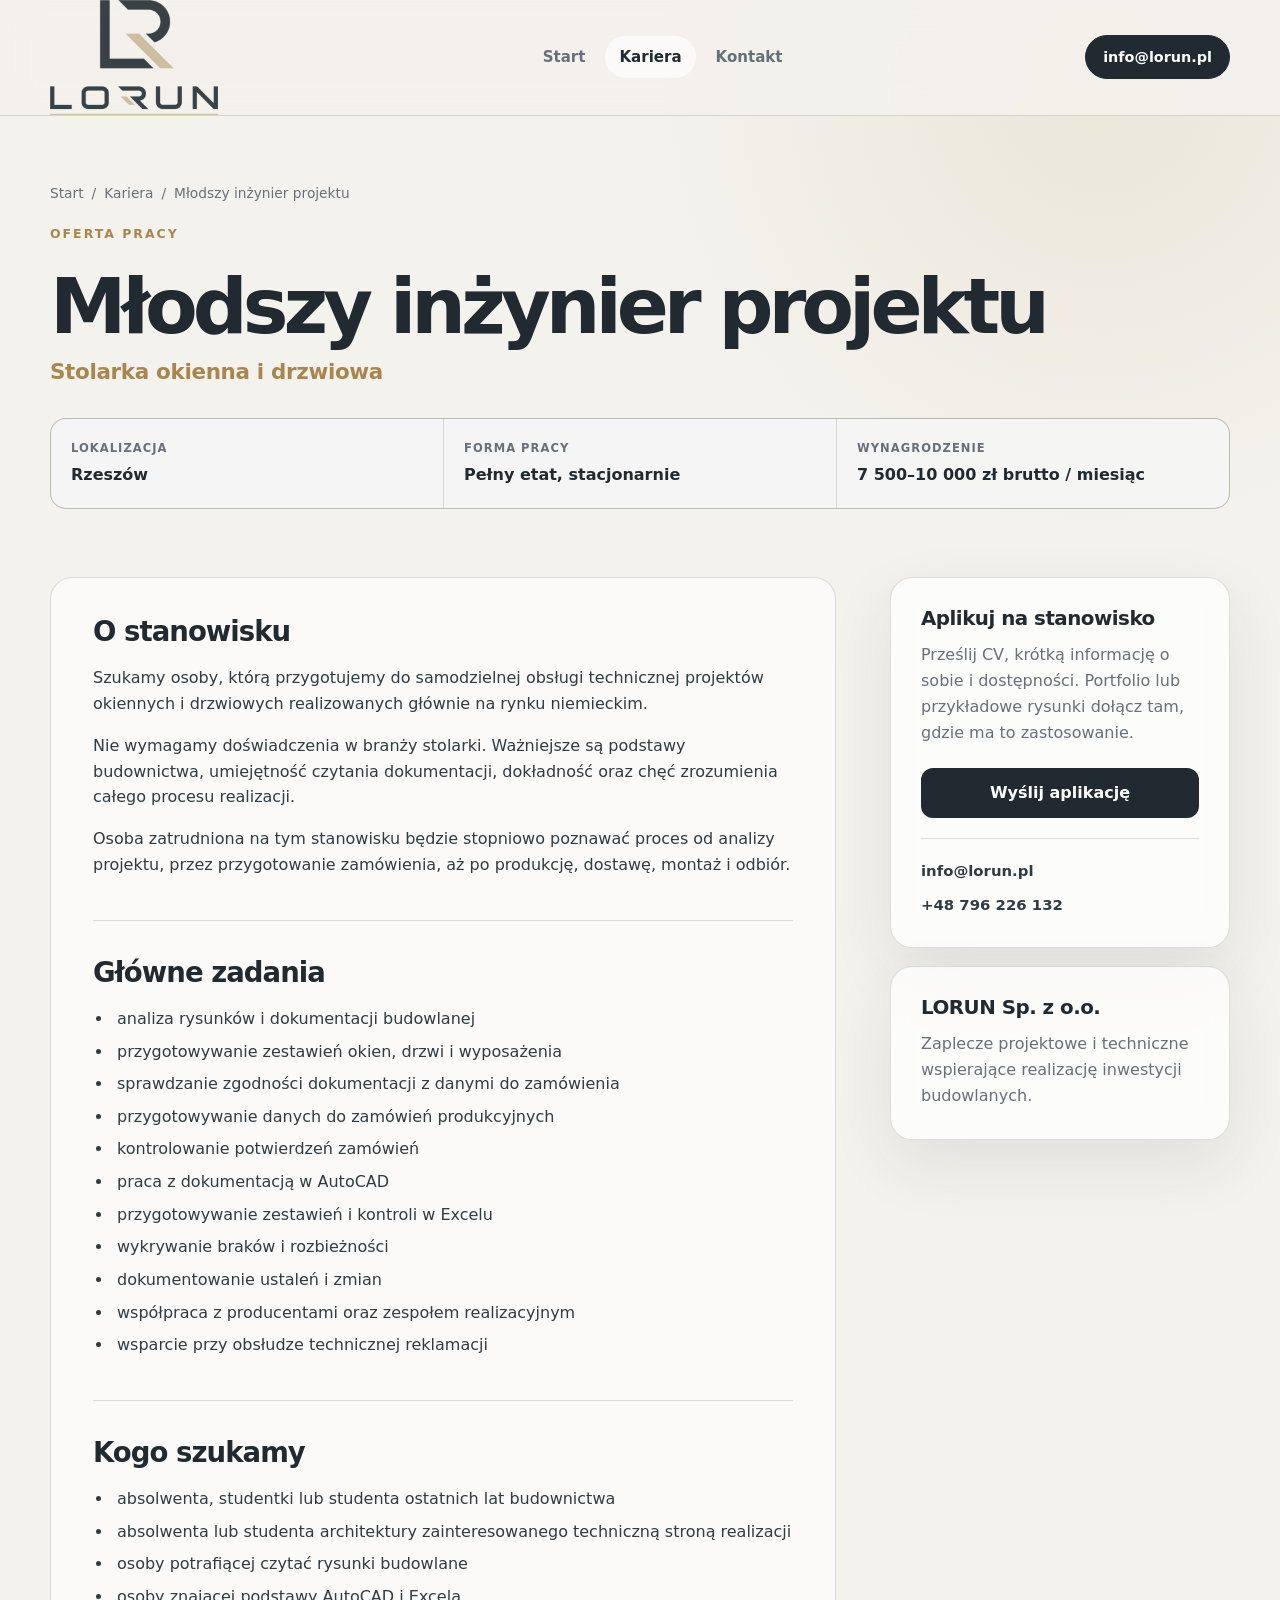
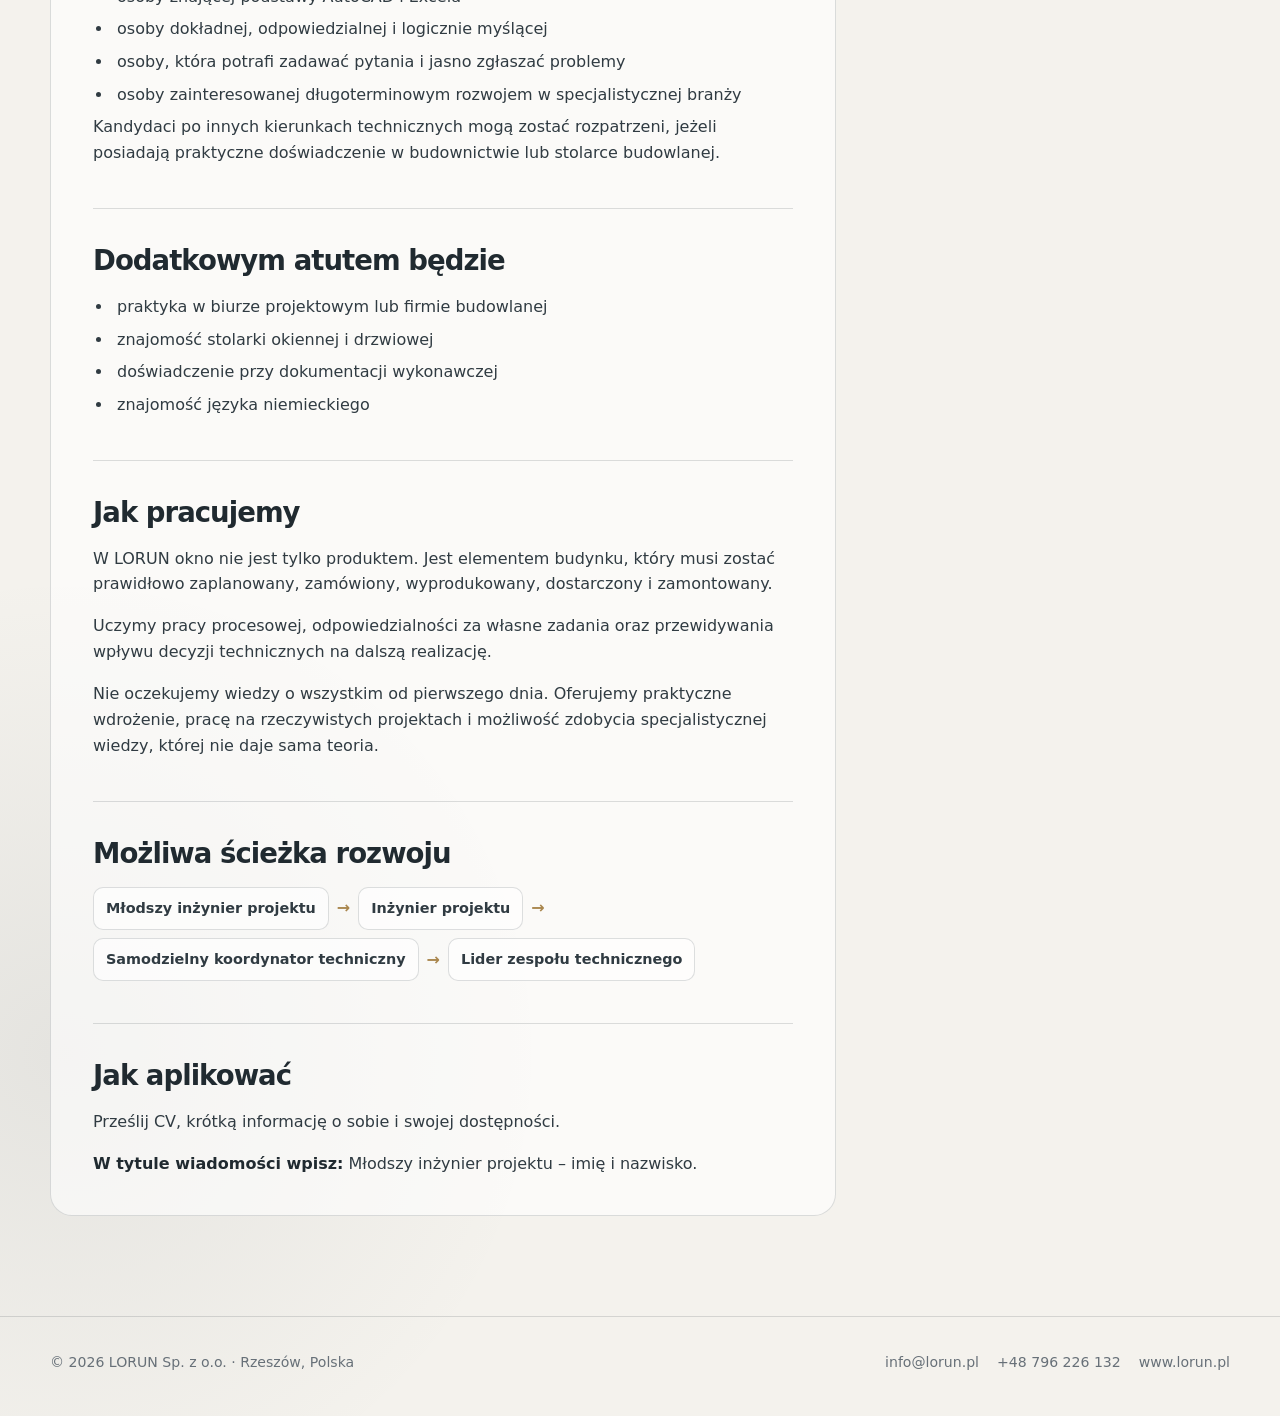
<file: kariera/mlodszy-inzynier-projektu/index.html>
<!doctype html>
<html lang="pl">
<head>
  <meta charset="utf-8">
  <meta name="viewport" content="width=device-width, initial-scale=1">
  <title>Młodszy inżynier projektu | LORUN</title>
  <meta name="description" content="Oferta pracy: Młodszy inżynier projektu w obszarze stolarki okiennej i drzwiowej w Rzeszowie.">
  <meta name="theme-color" content="#303b42">
  <link rel="icon" type="image/png" href="../../assets/favicon.png">
  <link rel="stylesheet" href="../../assets/style.css">
</head>
<body>
<a class="skip-link" href="#main">Przejdź do treści</a>
<header class="site-header">
  <div class="container header-inner">
    <img class="site-logo" src="../../assets/logo-lorun.png" alt="LORUN" width="1000" height="684">
    <nav class="main-nav" aria-label="Nawigacja główna">
      <a href="../../">Start</a>
      <a href="../../kariera/" aria-current="page">Kariera</a>
      <a href="mailto:info@lorun.pl">Kontakt</a>
    </nav>
    <a class="header-contact" href="mailto:info@lorun.pl">info@lorun.pl</a>
  </div>
</header>
<main id="main">
<section class="job-header">
  <div class="container">
    <div class="breadcrumbs"><a href="../../">Start</a><span>/</span><a href="../">Kariera</a><span>/</span><span>Młodszy inżynier projektu</span></div>
    <p class="eyebrow">Oferta pracy</p>
    <h1>Młodszy inżynier projektu<span class="job-subtitle">Stolarka okienna i drzwiowa</span></h1>
    <div class="job-meta"><div class="job-meta-item"><span class="job-meta-label">Lokalizacja</span><span class="job-meta-value">Rzeszów</span></div><div class="job-meta-item"><span class="job-meta-label">Forma pracy</span><span class="job-meta-value">Pełny etat, stacjonarnie</span></div><div class="job-meta-item"><span class="job-meta-label">Wynagrodzenie</span><span class="job-meta-value">7 500–10 000 zł brutto / miesiąc</span></div></div>
  </div>
</section>
<section>
  <div class="container job-layout">
    <article class="job-content">
      <section class="job-section"><h2>O stanowisku</h2><p>Szukamy osoby, którą przygotujemy do samodzielnej obsługi technicznej projektów okiennych i drzwiowych realizowanych głównie na rynku niemieckim.</p><p>Nie wymagamy doświadczenia w branży stolarki. Ważniejsze są podstawy budownictwa, umiejętność czytania dokumentacji, dokładność oraz chęć zrozumienia całego procesu realizacji.</p><p>Osoba zatrudniona na tym stanowisku będzie stopniowo poznawać proces od analizy projektu, przez przygotowanie zamówienia, aż po produkcję, dostawę, montaż i odbiór.</p></section>
      <section class="job-section"><h2>Główne zadania</h2><ul><li>analiza rysunków i dokumentacji budowlanej</li><li>przygotowywanie zestawień okien, drzwi i wyposażenia</li><li>sprawdzanie zgodności dokumentacji z danymi do zamówienia</li><li>przygotowywanie danych do zamówień produkcyjnych</li><li>kontrolowanie potwierdzeń zamówień</li><li>praca z dokumentacją w AutoCAD</li><li>przygotowywanie zestawień i kontroli w Excelu</li><li>wykrywanie braków i rozbieżności</li><li>dokumentowanie ustaleń i zmian</li><li>współpraca z producentami oraz zespołem realizacyjnym</li><li>wsparcie przy obsłudze technicznej reklamacji</li></ul></section>
      <section class="job-section"><h2>Kogo szukamy</h2><ul><li>absolwenta, studentki lub studenta ostatnich lat budownictwa</li><li>absolwenta lub studenta architektury zainteresowanego techniczną stroną realizacji</li><li>osoby potrafiącej czytać rysunki budowlane</li><li>osoby znającej podstawy AutoCAD i Excela</li><li>osoby dokładnej, odpowiedzialnej i logicznie myślącej</li><li>osoby, która potrafi zadawać pytania i jasno zgłaszać problemy</li><li>osoby zainteresowanej długoterminowym rozwojem w specjalistycznej branży</li></ul><p>Kandydaci po innych kierunkach technicznych mogą zostać rozpatrzeni, jeżeli posiadają praktyczne doświadczenie w budownictwie lub stolarce budowlanej.</p></section>
      <section class="job-section"><h2>Dodatkowym atutem będzie</h2><ul><li>praktyka w biurze projektowym lub firmie budowlanej</li><li>znajomość stolarki okiennej i drzwiowej</li><li>doświadczenie przy dokumentacji wykonawczej</li><li>znajomość języka niemieckiego</li></ul></section>
      <section class="job-section"><h2>Jak pracujemy</h2><p>W LORUN okno nie jest tylko produktem. Jest elementem budynku, który musi zostać prawidłowo zaplanowany, zamówiony, wyprodukowany, dostarczony i zamontowany.</p><p>Uczymy pracy procesowej, odpowiedzialności za własne zadania oraz przewidywania wpływu decyzji technicznych na dalszą realizację.</p><p>Nie oczekujemy wiedzy o wszystkim od pierwszego dnia. Oferujemy praktyczne wdrożenie, pracę na rzeczywistych projektach i możliwość zdobycia specjalistycznej wiedzy, której nie daje sama teoria.</p></section>
      <section class="job-section"><h2>Możliwa ścieżka rozwoju</h2><div class="pathway"><span>Młodszy inżynier projektu</span><b>→</b><span>Inżynier projektu</span><b>→</b><span>Samodzielny koordynator techniczny</span><b>→</b><span>Lider zespołu technicznego</span></div></section>
      <section class="job-section"><h2>Jak aplikować</h2><p>Prześlij CV, krótką informację o sobie i swojej dostępności.</p><p><strong>W tytule wiadomości wpisz:</strong> Młodszy inżynier projektu – imię i nazwisko.</p></section>
    </article>
    <aside class="job-sidebar"><div class="job-apply-card"><h2>Aplikuj na stanowisko</h2><p>Prześlij CV, krótką informację o sobie i dostępności. Portfolio lub przykładowe rysunki dołącz tam, gdzie ma to zastosowanie.</p><a class="btn btn-primary" href="mailto:info@lorun.pl?subject=Młodszy%20inżynier%20projektu%20-%20aplikacja">Wyślij aplikację</a><div class="apply-details"><a href="mailto:info@lorun.pl">info@lorun.pl</a><a href="tel:+48796226132">+48 796 226 132</a></div></div><div class="contact-panel"><h2>LORUN Sp. z o.o.</h2><p>Zaplecze projektowe i techniczne wspierające realizację inwestycji budowlanych.</p></div></aside>
  </div>
</section>
</main>
<footer class="site-footer"><div class="container footer-inner"><div>© 2026 LORUN Sp. z o.o. · Rzeszów, Polska</div><div class="footer-links"><a href="mailto:info@lorun.pl">info@lorun.pl</a><a href="tel:+48796226132">+48 796 226 132</a><a href="https://www.lorun.pl/">www.lorun.pl</a></div></div></footer>
<!-- Cloudflare Web Analytics --><script type='module' src='https://static.cloudflareinsights.com/beacon.min.js' data-cf-beacon='{"token": "ae90b8def98d4bb9a8c5c125991c2f4f"}'></script><!-- End Cloudflare Web Analytics -->
</body>
</html>
</file>
<file: assets/style.css>
:root {
  --bg: #f4f2ed;
  --surface: #fbfaf7;
  --surface-strong: #ffffff;
  --text: #303b42;
  --text-strong: #202a30;
  --muted: #677078;
  --line: rgba(48, 59, 66, 0.16);
  --gold: #cdbb96;
  --gold-strong: #a9864d;
  --shadow: 0 24px 65px rgba(31, 42, 48, 0.09);
  --radius: 22px;
  --max-width: 1180px;
}

* { box-sizing: border-box; }
html { scroll-behavior: smooth; }
body {
  margin: 0;
  min-height: 100vh;
  color: var(--text);
  background:
    radial-gradient(circle at 86% 3%, rgba(205, 187, 150, 0.22), transparent 28rem),
    radial-gradient(circle at 5% 88%, rgba(48, 59, 66, 0.08), transparent 30rem),
    var(--bg);
  font-family: Inter, ui-sans-serif, system-ui, -apple-system, BlinkMacSystemFont, "Segoe UI", sans-serif;
  line-height: 1.62;
  -webkit-font-smoothing: antialiased;
}

img { max-width: 100%; display: block; }
a { color: inherit; }
button, input, textarea, select { font: inherit; }

.skip-link {
  position: absolute;
  left: -9999px;
  top: 0;
  z-index: 100;
  padding: .75rem 1rem;
  color: #fff;
  background: var(--text-strong);
}
.skip-link:focus { left: 1rem; top: 1rem; }

.container {
  width: min(var(--max-width), calc(100% - 40px));
  margin-inline: auto;
}

.site-header {
  position: relative;
  z-index: 10;
  border-bottom: 1px solid var(--line);
  background: rgba(244, 242, 237, 0.86);
  backdrop-filter: blur(18px);
}

.header-inner {
  display: grid;
  grid-template-columns: 190px 1fr auto;
  align-items: center;
  min-height: 106px;
  gap: 32px;
}

.site-logo {
  width: 168px;
  height: auto;
  object-fit: contain;
  user-select: none;
}

.main-nav {
  display: flex;
  justify-content: center;
  gap: 6px;
}

.main-nav a {
  display: inline-flex;
  align-items: center;
  min-height: 42px;
  padding: 0 14px;
  border-radius: 999px;
  color: var(--muted);
  font-size: .94rem;
  font-weight: 680;
  text-decoration: none;
}
.main-nav a:hover,
.main-nav a[aria-current="page"] {
  color: var(--text-strong);
  background: rgba(255, 255, 255, .64);
}

.header-contact {
  display: inline-flex;
  align-items: center;
  min-height: 44px;
  padding: 0 17px;
  border: 1px solid var(--text-strong);
  border-radius: 999px;
  color: #fff;
  background: var(--text-strong);
  font-size: .9rem;
  font-weight: 760;
  text-decoration: none;
  white-space: nowrap;
}
.header-contact:hover { opacity: .9; }

.hero {
  padding: 100px 0 78px;
}

.hero-grid {
  display: grid;
  grid-template-columns: minmax(0, 1.32fr) minmax(300px, .68fr);
  gap: 64px;
  align-items: end;
}

.eyebrow {
  margin: 0 0 20px;
  color: var(--gold-strong);
  font-size: .78rem;
  font-weight: 820;
  letter-spacing: .16em;
  text-transform: uppercase;
}

h1, h2, h3 {
  color: var(--text-strong);
  line-height: 1.12;
  text-wrap: balance;
}

h1 {
  max-width: 860px;
  margin: 0;
  font-size: clamp(3rem, 7vw, 6.45rem);
  letter-spacing: -.065em;
}

.hero-copy {
  max-width: 780px;
  margin: 32px 0 0;
  color: var(--muted);
  font-size: clamp(1.08rem, 2vw, 1.34rem);
}

.hero-actions {
  display: flex;
  flex-wrap: wrap;
  gap: 12px;
  margin-top: 34px;
}

.btn {
  display: inline-flex;
  align-items: center;
  justify-content: center;
  min-height: 50px;
  padding: 0 20px;
  border: 1px solid transparent;
  border-radius: 12px;
  font-weight: 760;
  text-decoration: none;
}
.btn-primary { color: #fff; background: var(--text-strong); }
.btn-primary:hover { opacity: .91; transform: translateY(-1px); }
.btn-secondary { border-color: var(--line); background: rgba(255,255,255,.52); }
.btn-secondary:hover { background: #fff; }

.notice-panel,
.contact-panel,
.job-apply-card {
  padding: 30px;
  border: 1px solid var(--line);
  border-radius: var(--radius);
  background: rgba(255, 255, 255, .72);
  box-shadow: var(--shadow);
  backdrop-filter: blur(16px);
}

.notice-label {
  display: inline-flex;
  margin-bottom: 18px;
  padding: 8px 11px;
  border-radius: 999px;
  color: var(--text-strong);
  background: rgba(205,187,150,.38);
  font-size: .72rem;
  font-weight: 820;
  letter-spacing: .08em;
  text-transform: uppercase;
}

.notice-panel h2,
.contact-panel h2,
.job-apply-card h2 {
  margin: 0 0 12px;
  font-size: 1.24rem;
  letter-spacing: -.025em;
}

.notice-panel p,
.contact-panel p,
.job-apply-card p {
  margin: 0;
  color: var(--muted);
}

.contact-list {
  display: grid;
  gap: 10px;
  margin-top: 22px;
}
.contact-list a {
  display: flex;
  align-items: center;
  gap: 10px;
  color: var(--text-strong);
  font-weight: 740;
  text-decoration: none;
  overflow-wrap: anywhere;
}
.contact-list a:hover { text-decoration: underline; text-underline-offset: 4px; }

.section { padding: 30px 0 92px; }
.section-header {
  display: flex;
  justify-content: space-between;
  align-items: end;
  gap: 32px;
  margin-bottom: 34px;
}
.section-header h2 {
  margin: 0;
  font-size: clamp(2rem, 4vw, 3.7rem);
  letter-spacing: -.052em;
}
.section-header p { max-width: 620px; margin: 0; color: var(--muted); }

.cards-3 {
  display: grid;
  grid-template-columns: repeat(3, minmax(0, 1fr));
  gap: 18px;
}

.service-card {
  min-height: 280px;
  padding: 28px;
  border: 1px solid var(--line);
  border-radius: var(--radius);
  background: rgba(255,255,255,.55);
}
.service-index {
  color: var(--gold-strong);
  font-size: .78rem;
  font-weight: 820;
  letter-spacing: .12em;
}
.service-card h3 { margin: 56px 0 14px; font-size: 1.38rem; letter-spacing: -.03em; }
.service-card p { margin: 0; color: var(--muted); }

.partners-section {
  padding-top: 12px;
}

.partners-header {
  align-items: center;
}

.partners-header > div {
  max-width: 650px;
}

.partners-header .eyebrow {
  margin-bottom: 14px;
}

.partners-grid {
  display: grid;
  grid-template-columns: repeat(4, minmax(0, 1fr));
  gap: 16px;
}

.partner-card {
  display: grid;
  place-items: center;
  min-height: 170px;
  padding: 30px 26px;
  overflow: hidden;
  border: 1px solid var(--line);
  border-radius: var(--radius);
  background: rgba(255,255,255,.76);
  box-shadow: 0 14px 38px rgba(31, 42, 48, .055);
}

.partner-logo {
  width: 100%;
  height: 92px;
  object-fit: contain;
  object-position: center;
}

.partner-logo-riweco { height: 62px; }
.partner-logo-kazi { height: 108px; }
.partner-logo-sebau { height: 70px; }
.partner-logo-feniq { height: 88px; }

.career-teaser {
  display: grid;
  grid-template-columns: 1.15fr .85fr;
  gap: 42px;
  align-items: center;
  padding: 44px;
  border: 1px solid var(--line);
  border-radius: 28px;
  color: #f8f7f3;
  background: var(--text-strong);
  box-shadow: var(--shadow);
}
.career-teaser h2 { margin: 0 0 16px; color: #fff; font-size: clamp(2rem, 4vw, 3.5rem); letter-spacing: -.05em; }
.career-teaser p { margin: 0; color: rgba(255,255,255,.72); }
.career-teaser .btn { justify-self: end; color: var(--text-strong); background: var(--gold); }

.page-hero {
  padding: 76px 0 54px;
}
.page-hero h1 {
  max-width: 900px;
  font-size: clamp(3rem, 7vw, 5.9rem);
}
.page-hero .hero-copy { max-width: 850px; }

.breadcrumbs {
  display: flex;
  flex-wrap: wrap;
  gap: 8px;
  margin: 0 0 20px;
  color: var(--muted);
  font-size: .86rem;
}
.breadcrumbs a { text-decoration: none; }
.breadcrumbs a:hover { text-decoration: underline; }

.jobs-grid {
  display: grid;
  grid-template-columns: repeat(3, minmax(0, 1fr));
  gap: 18px;
}

.job-card {
  position: relative;
  display: flex;
  flex-direction: column;
  min-height: 410px;
  padding: 28px;
  border: 1px solid var(--line);
  border-radius: var(--radius);
  background: rgba(255,255,255,.67);
  text-decoration: none;
  transition: transform .18s ease, box-shadow .18s ease, border-color .18s ease;
}
.job-card:hover {
  transform: translateY(-4px);
  border-color: rgba(169,134,77,.48);
  box-shadow: var(--shadow);
}
.job-card-kicker {
  color: var(--gold-strong);
  font-size: .74rem;
  font-weight: 820;
  letter-spacing: .12em;
  text-transform: uppercase;
}
.job-card h2 { margin: 36px 0 12px; font-size: 1.55rem; letter-spacing: -.035em; }
.job-card p { margin: 0; color: var(--muted); }
.job-card-meta {
  display: grid;
  gap: 8px;
  margin-top: auto;
  padding-top: 30px;
  border-top: 1px solid var(--line);
  color: var(--text-strong);
  font-size: .9rem;
  font-weight: 690;
}
.job-card-link {
  display: inline-flex;
  margin-top: 22px;
  color: var(--text-strong);
  font-weight: 800;
}

.job-header {
  padding: 66px 0 38px;
}
.job-header h1 {
  max-width: 1020px;
  font-size: clamp(2.65rem, 6vw, 5.1rem);
}
.job-subtitle {
  display: block;
  margin-top: 10px;
  color: var(--gold-strong);
  font-size: clamp(1rem, 2vw, 1.34rem);
  font-weight: 760;
  letter-spacing: -.015em;
}

.job-meta {
  display: grid;
  grid-template-columns: repeat(3, minmax(0,1fr));
  gap: 1px;
  margin-top: 34px;
  overflow: hidden;
  border: 1px solid var(--line);
  border-radius: 16px;
  background: var(--line);
}
.job-meta-item { padding: 20px; background: rgba(255,255,255,.78); }
.job-meta-label {
  display: block;
  margin-bottom: 4px;
  color: var(--muted);
  font-size: .72rem;
  font-weight: 820;
  letter-spacing: .09em;
  text-transform: uppercase;
}
.job-meta-value { color: var(--text-strong); font-weight: 750; }

.job-layout {
  display: grid;
  grid-template-columns: minmax(0, 1fr) 340px;
  gap: 54px;
  align-items: start;
  padding: 30px 0 100px;
}

.job-content {
  min-width: 0;
  padding: 38px 42px;
  border: 1px solid var(--line);
  border-radius: var(--radius);
  background: rgba(255,255,255,.60);
}
.job-section + .job-section {
  margin-top: 42px;
  padding-top: 36px;
  border-top: 1px solid var(--line);
}
.job-section h2 { margin: 0 0 18px; font-size: 1.72rem; letter-spacing: -.035em; }
.job-section p { margin: 0 0 16px; }
.job-section p:last-child { margin-bottom: 0; }
.job-section ul { margin: 0; padding-left: 1.25rem; }
.job-section li { padding-left: .25rem; margin: .42rem 0; }
.job-section strong { color: var(--text-strong); }

.job-sidebar {
  position: sticky;
  top: 28px;
  display: grid;
  gap: 18px;
}
.job-apply-card .btn { width: 100%; margin-top: 22px; }
.apply-details {
  display: grid;
  gap: 10px;
  margin-top: 20px;
  padding-top: 20px;
  border-top: 1px solid var(--line);
  font-size: .93rem;
}
.apply-details a { font-weight: 760; text-decoration: none; overflow-wrap: anywhere; }
.apply-details a:hover { text-decoration: underline; }

.pathway {
  display: flex;
  flex-wrap: wrap;
  gap: 8px;
  align-items: center;
  margin-top: 12px;
}
.pathway span {
  padding: 9px 12px;
  border: 1px solid var(--line);
  border-radius: 10px;
  background: rgba(255,255,255,.62);
  font-size: .9rem;
  font-weight: 720;
}
.pathway b { color: var(--gold-strong); }

.site-footer {
  border-top: 1px solid var(--line);
}
.footer-inner {
  display: grid;
  grid-template-columns: 1fr auto;
  gap: 28px;
  padding: 34px 0 42px;
  color: var(--muted);
  font-size: .88rem;
}
.footer-links { display: flex; flex-wrap: wrap; justify-content: end; gap: 18px; }
.footer-links a { text-decoration: none; }
.footer-links a:hover { text-decoration: underline; }

@media (max-width: 980px) {
  .header-inner { grid-template-columns: 160px 1fr; }
  .header-contact { display: none; }
  .main-nav { justify-content: end; }
  .hero-grid, .career-teaser, .job-layout { grid-template-columns: 1fr; }
  .notice-panel { max-width: 680px; }
  .career-teaser .btn { justify-self: start; }
  .job-sidebar { position: static; grid-template-columns: 1fr 1fr; }
  .cards-3, .jobs-grid, .partners-grid { grid-template-columns: 1fr 1fr; }
}

@media (max-width: 720px) {
  .container { width: min(var(--max-width), calc(100% - 28px)); }
  .site-header { position: static; }
  .header-inner { grid-template-columns: 132px 1fr; min-height: 84px; gap: 16px; }
  .site-logo { width: 128px; }
  .main-nav { gap: 0; }
  .main-nav a { padding-inline: 10px; font-size: .85rem; }
  .hero { padding: 68px 0 56px; }
  .hero-grid { gap: 38px; }
  h1 { font-size: clamp(2.75rem, 15vw, 4.6rem); }
  .section { padding-bottom: 68px; }
  .section-header { display: block; }
  .section-header p { margin-top: 16px; }
  .cards-3, .jobs-grid, .job-sidebar { grid-template-columns: 1fr; }
  .partner-card { min-height: 148px; }
  .career-teaser { padding: 30px; }
  .page-hero { padding-top: 58px; }
  .job-meta { grid-template-columns: 1fr; }
  .job-content { padding: 28px 24px; }
  .footer-inner { grid-template-columns: 1fr; }
  .footer-links { justify-content: start; }
}

@media (max-width: 480px) {
  .header-inner { grid-template-columns: 112px 1fr; }
  .site-logo { width: 108px; }
  .main-nav a:nth-child(3) { display: none; }
  .notice-panel, .contact-panel, .job-apply-card, .service-card, .job-card { padding: 24px; }
  .partners-grid { grid-template-columns: 1fr; }
  .partner-card { min-height: 132px; padding: 24px; }
  .hero-actions { display: grid; }
  .btn { width: 100%; }
}
</file>
